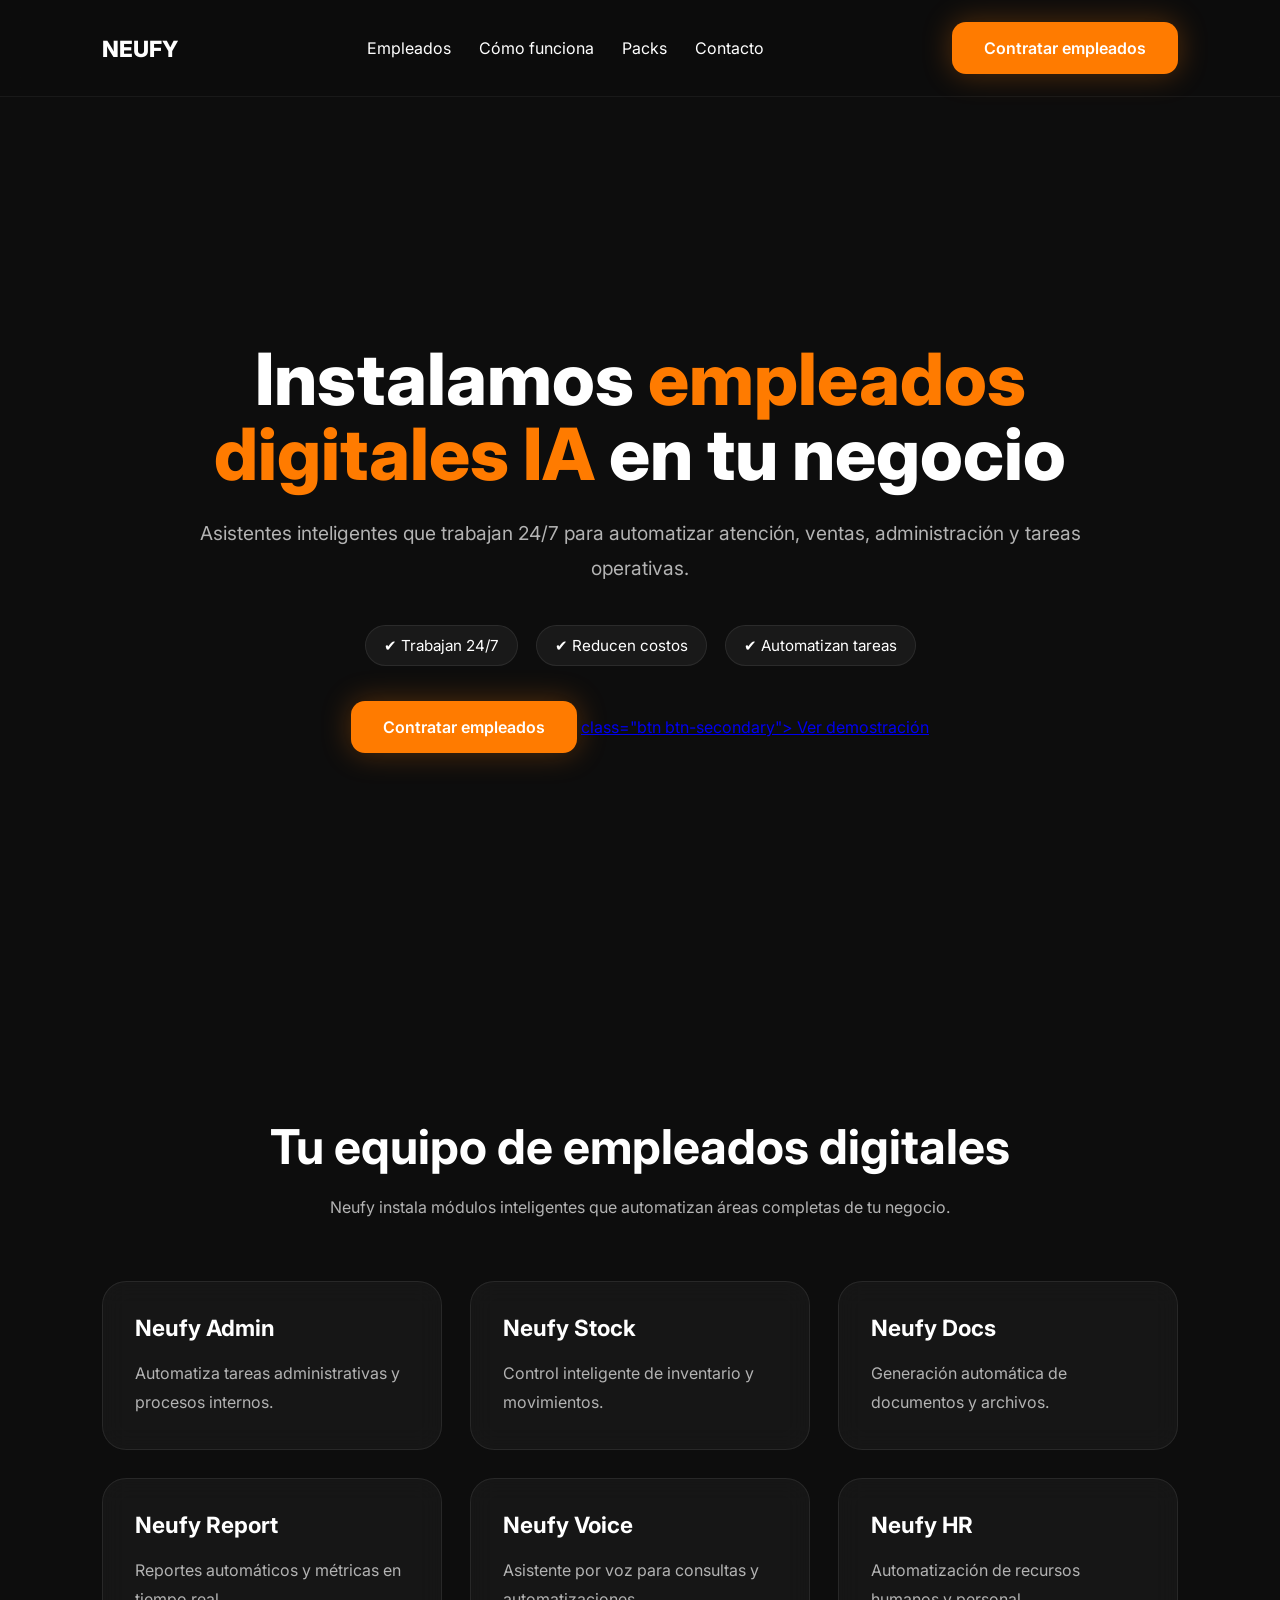
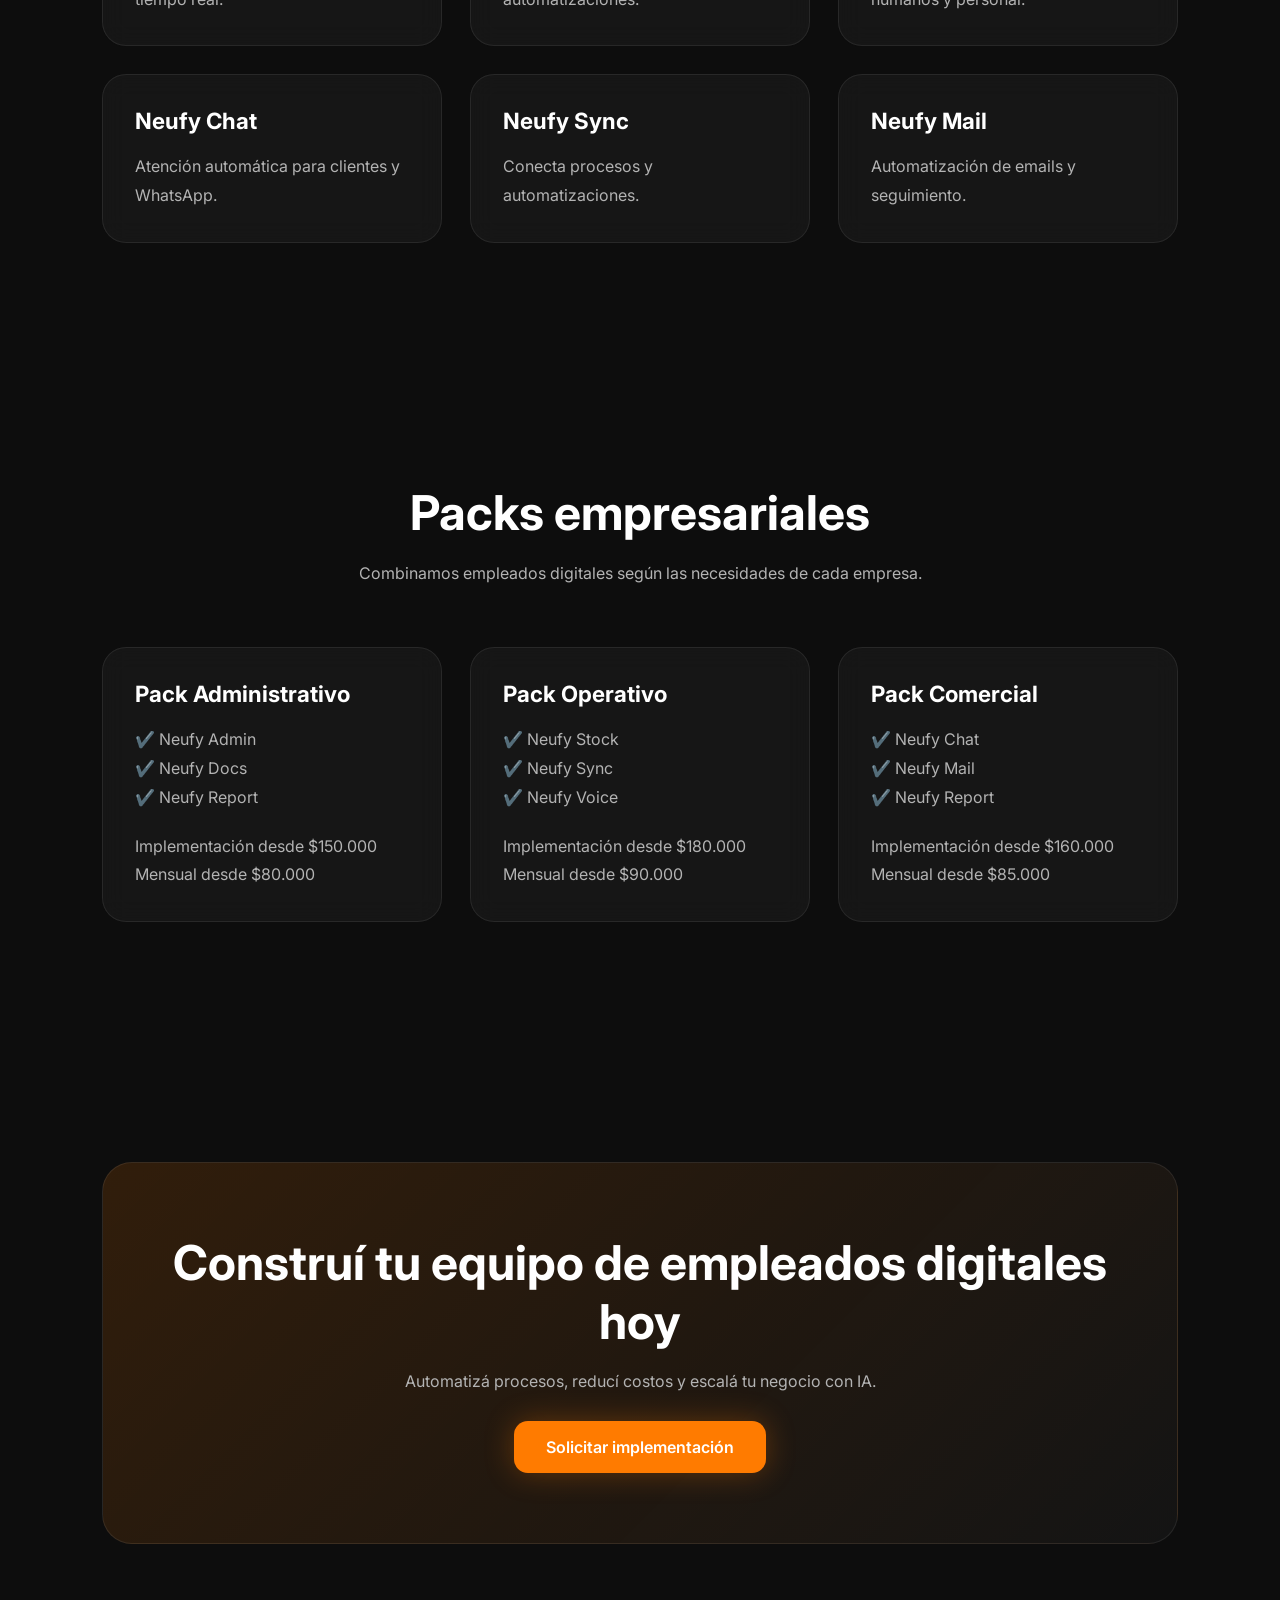
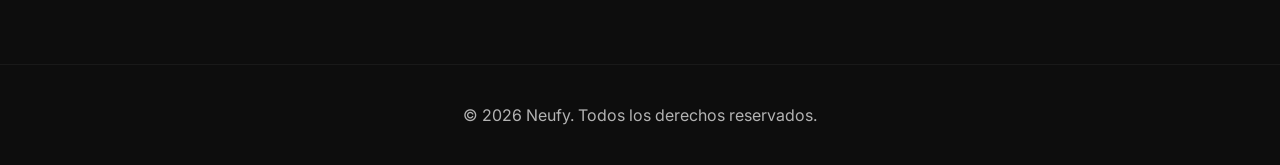
<file: index.html>
<!DOCTYPE html>
<html lang="es">
<head>
  <link rel="preconnect" href="https://fonts.googleapis.com">
<link rel="preconnect" href="https://fonts.gstatic.com" crossorigin>
<link href="https://fonts.googleapis.com/css2?family=Inter:wght@400;500;600;700;800&display=swap" rel="stylesheet">
  <meta charset="UTF-8" />
  <meta name="viewport" content="width=device-width, initial-scale=1.0"/>
  <title>Neufy IA</title>
<link rel="stylesheet" href="css/style.css">
</head>
<body>

  <!-- NAVBAR -->
  <nav>
    <h2>NEUFY</h2>

    <ul>
      <li><a href="#empleados">Empleados</a></li>
      <li><a href="#como-funciona">Cómo funciona</a></li>
      <li><a href="#packs">Packs</a></li>
      <li><a href="#contacto">Contacto</a></li>
    </ul>

    <a href="#contacto" class="btn btn-primary">
      Contratar empleados
    </a>
  </nav>

  <!-- HERO -->
  <section class="hero">

    <div class="hero-content">

      <h1>
        Instalamos <span>empleados digitales IA</span> en tu negocio
      </h1>

      <p>
        Asistentes inteligentes que trabajan 24/7 para automatizar
        atención, ventas, administración y tareas operativas.
      </p>

      <div class="hero-benefits">
        <span>✔ Trabajan 24/7</span>
        <span>✔ Reducen costos</span>
        <span>✔ Automatizan tareas</span>
      </div>

      <div class="hero-buttons">
        <a href="#packs" class="btn btn-primary">
          Contratar empleados
        </a>

        <a href="#demos"</html>class="btn btn-secondary">
          Ver demostración
        </a>
      </div>

    </div>

  </section>

  <!-- EMPLEADOS -->
  <section id="empleados">

    <h2 class="section-title">
      Tu equipo de empleados digitales
    </h2>

    <p class="section-subtitle">
      Neufy instala módulos inteligentes que automatizan áreas completas de tu negocio.
    </p>

    <div class="cards">

      <div class="card">
        <h3>Neufy Admin</h3>
        <p>Automatiza tareas administrativas y procesos internos.</p>
      </div>

      <div class="card">
        <h3>Neufy Stock</h3>
        <p>Control inteligente de inventario y movimientos.</p>
      </div>

      <div class="card">
        <h3>Neufy Docs</h3>
        <p>Generación automática de documentos y archivos.</p>
      </div>

      <div class="card">
        <h3>Neufy Report</h3>
        <p>Reportes automáticos y métricas en tiempo real.</p>
      </div>

      <div class="card">
        <h3>Neufy Voice</h3>
        <p>Asistente por voz para consultas y automatizaciones.</p>
      </div>

      <div class="card">
        <h3>Neufy HR</h3>
        <p>Automatización de recursos humanos y personal.</p>
      </div>

      <div class="card">
        <h3>Neufy Chat</h3>
        <p>Atención automática para clientes y WhatsApp.</p>
      </div>

      <div class="card">
        <h3>Neufy Sync</h3>
        <p>Conecta procesos y automatizaciones.</p>
      </div>

      <div class="card">
        <h3>Neufy Mail</h3>
        <p>Automatización de emails y seguimiento.</p>
      </div>

    </div>

  </section>

  <!-- PACKS -->
  <section id="packs">

    <h2 class="section-title">
      Packs empresariales
    </h2>

    <p class="section-subtitle">
      Combinamos empleados digitales según las necesidades de cada empresa.
    </p>

    <div class="cards">

      <div class="card">
        <h3>Pack Administrativo</h3>

        <p>
          ✔️ Neufy Admin<br>
          ✔️ Neufy Docs<br>
          ✔️ Neufy Report
        </p>

        <br>

        <p>
          Implementación desde $150.000<br>
          Mensual desde $80.000
        </p>
      </div>

      <div class="card">
        <h3>Pack Operativo</h3>

        <p>
          ✔️ Neufy Stock<br>
          ✔️ Neufy Sync<br>
          ✔️ Neufy Voice
        </p>

        <br>

        <p>
          Implementación desde $180.000<br>
          Mensual desde $90.000
        </p>
      </div>

      <div class="card">
        <h3>Pack Comercial</h3>

        <p>
          ✔️ Neufy Chat<br>
          ✔️ Neufy Mail<br>
          ✔️ Neufy Report
        </p>

        <br>

        <p>
          Implementación desde $160.000<br>
          Mensual desde $85.000
        </p>
      </div>

    </div>

  </section>

  <!-- CTA -->
  <section class="cta" id="contacto">

    <div class="cta-box">

      <h2>
        Construí tu equipo de empleados digitales hoy
      </h2>

      <p>
        Automatizá procesos, reducí costos y escalá tu negocio con IA.
      </p>

      <a href="#" class="btn btn-primary">
        Solicitar implementación
      </a>

    </div>

  </section>

  <!-- FOOTER -->
  <footer>
    <p>©️ 2026 Neufy. Todos los derechos reservados.</p>
  </footer>

</body>
</file>
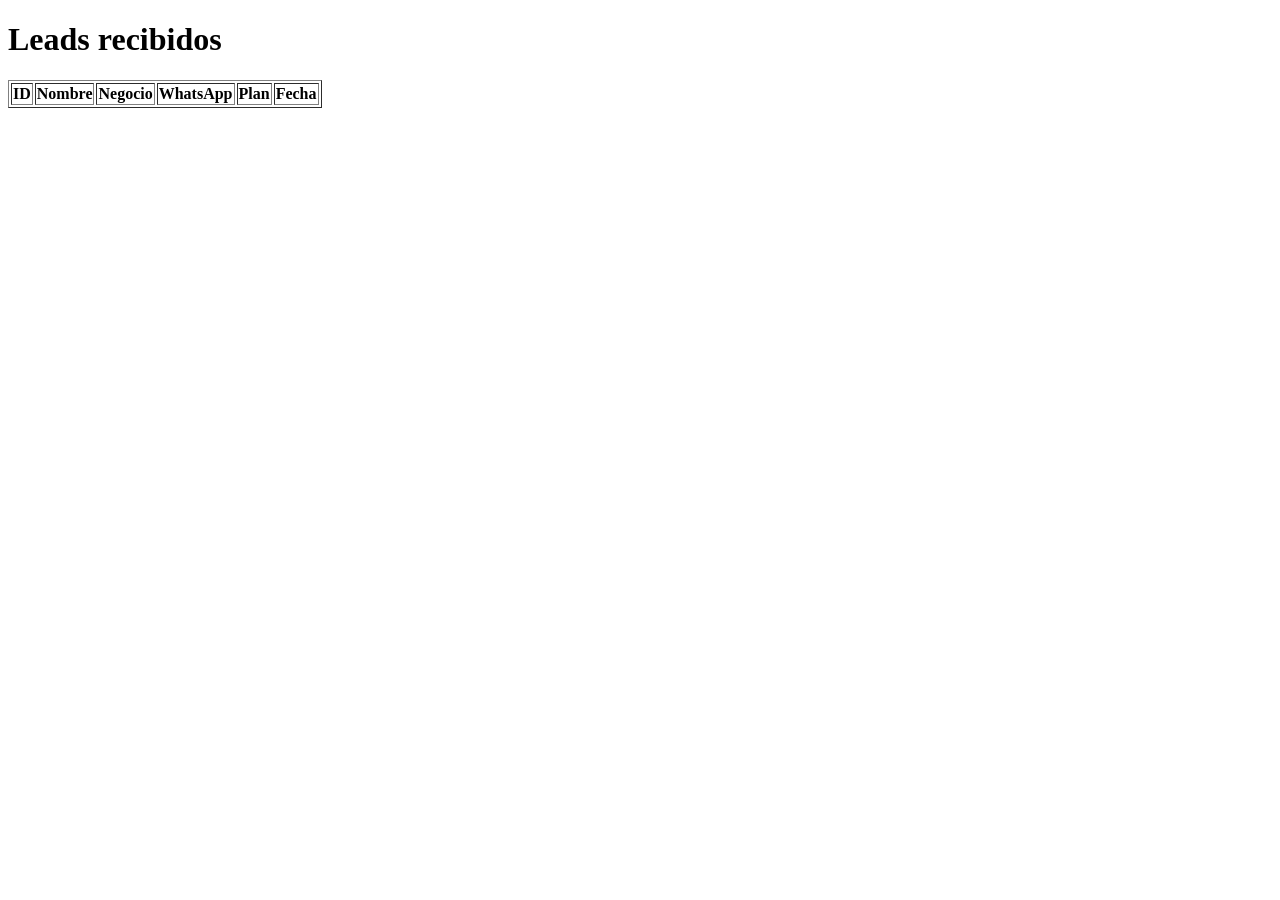
<file: leads.html>
<!DOCTYPE html>
<html lang="es">
<head>
    <meta charset="UTF-8">
    <title>Leads - Neufy</title>
</head>
<body>
    <h1>Leads recibidos</h1>

    <table border="1">
        <thead>
            <tr>
                <th>ID</th>
                <th>Nombre</th>
                <th>Negocio</th>
                <th>WhatsApp</th>
                <th>Plan</th>
                <th>Fecha</th>
            </tr>
        </thead>
        <tbody id="tabla-leads">
        </tbody>
    </table>

    <script>
        fetch("http://127.0.0.1:8000/leads")
            .then(response => response.json())
            .then(data => {
                const tabla = document.getElementById("tabla-leads");

                data.forEach(lead => {
                    const fila = document.createElement("tr");

                    fila.innerHTML = `
                        <td>${lead.id}</td>
                        <td>${lead.nombre}</td>
                        <td>${lead.negocio}</td>
                        <td>${lead.whatsapp}</td>
                        <td>${lead.plan}</td>
                        <td>${lead.fecha}</td>
                    `;

                    tabla.appendChild(fila);
                });
            });
    </script>
</body>
</html>
</file>
<file: css/style.css>
/* RESET */
* {
  margin: 0;
  padding: 0;
  box-sizing: border-box;
}

html {
  scroll-behavior: smooth;
}

body {
  font-family: 'Inter', sans-serif;
  background: #0d0d0d;
  color: white;
  overflow-x: hidden;
}

/* VARIABLES */
:root {
  --orange: #ff7b00;
  --orange-hover: #ff922b;
  --bg: #0d0d0d;
  --card: rgba(255,255,255,0.04);
  --border: rgba(255,255,255,0.08);
  --text-secondary: #b3b3b3;
}

/* NAVBAR */
nav {
  width: 100%;
  padding: 22px 8%;
  display: flex;
  justify-content: space-between;
  align-items: center;
  position: sticky;
  top: 0;
  z-index: 999;
  backdrop-filter: blur(12px);
  background: rgba(13, 13, 13, 0.7);
  border-bottom: 1px solid rgba(255,255,255,0.05);
}

nav h2 {
  font-size: 1.4rem;
  font-weight: 800;
}

nav ul {
  display: flex;
  gap: 28px;
  list-style: none;
}

nav a {
  color: white;
  text-decoration: none;
  transition: 0.3s;
}

nav a:hover {
  color: var(--orange);
}
/* HERO */
.hero {
min-height: 100vh;
display: flex;
justify-content: center;
align-items: center;
text-align: center;
padding: 0 8%;
position: relative;
}

.hero-content {
max-width: 900px;
}

.hero h1 {
font-size: 4.5rem;
line-height: 1.05;
margin-bottom: 24px;
font-weight: 800;
}

.hero h1 span {
color: var(--orange);
}

.hero p {
font-size: 1.2rem;
color: var(--text-secondary);
line-height: 1.8;
margin-bottom: 40px;
}

/* BOTONES */
.btn {
display: inline-block;
padding: 16px 32px;
border-radius: 14px;
text-decoration: none;
font-weight: 600;
transition: 0.3s ease;
}

.btn-primary {
background: var(--orange);
color: white;
box-shadow: 0 0 30px rgba(255, 123, 0, 0.3);
}

.btn-primary:hover {
background: var(--orange-hover);
transform: translateY(-3px);
}

.btn-secondary {
border: 1px solid rgba(255,255,255,0.1);
color: white;
margin-left: 14px;
}

.btn-secondary:hover {
background: rgba(255,255,255,0.05);
}

/* SECTION */
section {
padding: 120px 8%;
}
.section-title {
font-size: 3rem;
margin-bottom: 18px;
text-align: center;
}

.section-subtitle {
color: var(--text-secondary);
text-align: center;
margin-bottom: 60px;
line-height: 1.7;
}

/* CARDS */
.cards {
display: grid;
grid-template-columns: repeat(auto-fit, minmax(280px, 1fr));
gap: 28px;
}

.card {
background: var(--card);
border: 1px solid var(--border);
border-radius: 24px;
padding: 32px;
backdrop-filter: blur(12px);
transition: 0.3s ease;
}

.card:hover {
transform: translateY(-6px);
border-color: rgba(255,123,0,0.3);
}

.card h3 {
margin-bottom: 18px;
font-size: 1.4rem;
}

.card p {
color: var(--text-secondary);
line-height: 1.8;
}

/* CTA FINAL */
.cta {
text-align: center;
}

.cta-box {
background: linear-gradient(
135deg,
rgba(255,123,0,0.15),
rgba(255,255,255,0.03)
);
border: 1px solid rgba(255,255,255,0.08);
border-radius: 30px;
padding: 70px 40px;
}

.cta h2 {
font-size: 3rem;
margin-bottom: 20px;
}

.cta p {
color: var(--text-secondary);
margin-bottom: 30px;
}
/* FOOTER */
footer {
padding: 40px 8%;
border-top: 1px solid rgba(255,255,255,0.05);
text-align: center;
color: var(--text-secondary);
}

/* RESPONSIVE */
@media (max-width: 768px) {

.hero h1 {
font-size: 3rem;
}

nav ul {
display: none;
}

.section-title {
font-size: 2.2rem;
}

.cta h2 {
font-size: 2.2rem;
}

}
.hero-benefits {
  display: flex;
  justify-content: center;
  gap: 18px;
  flex-wrap: wrap;
  margin-bottom: 35px;
}

.hero-benefits span {
  background: rgba(255,255,255,0.05);
  border: 1px solid rgba(255,255,255,0.08);
  padding: 10px 18px;
  border-radius: 999px;
  font-size: 0.95rem;
}

.hero-buttons {
  margin-top: 20px;
}
</file>
